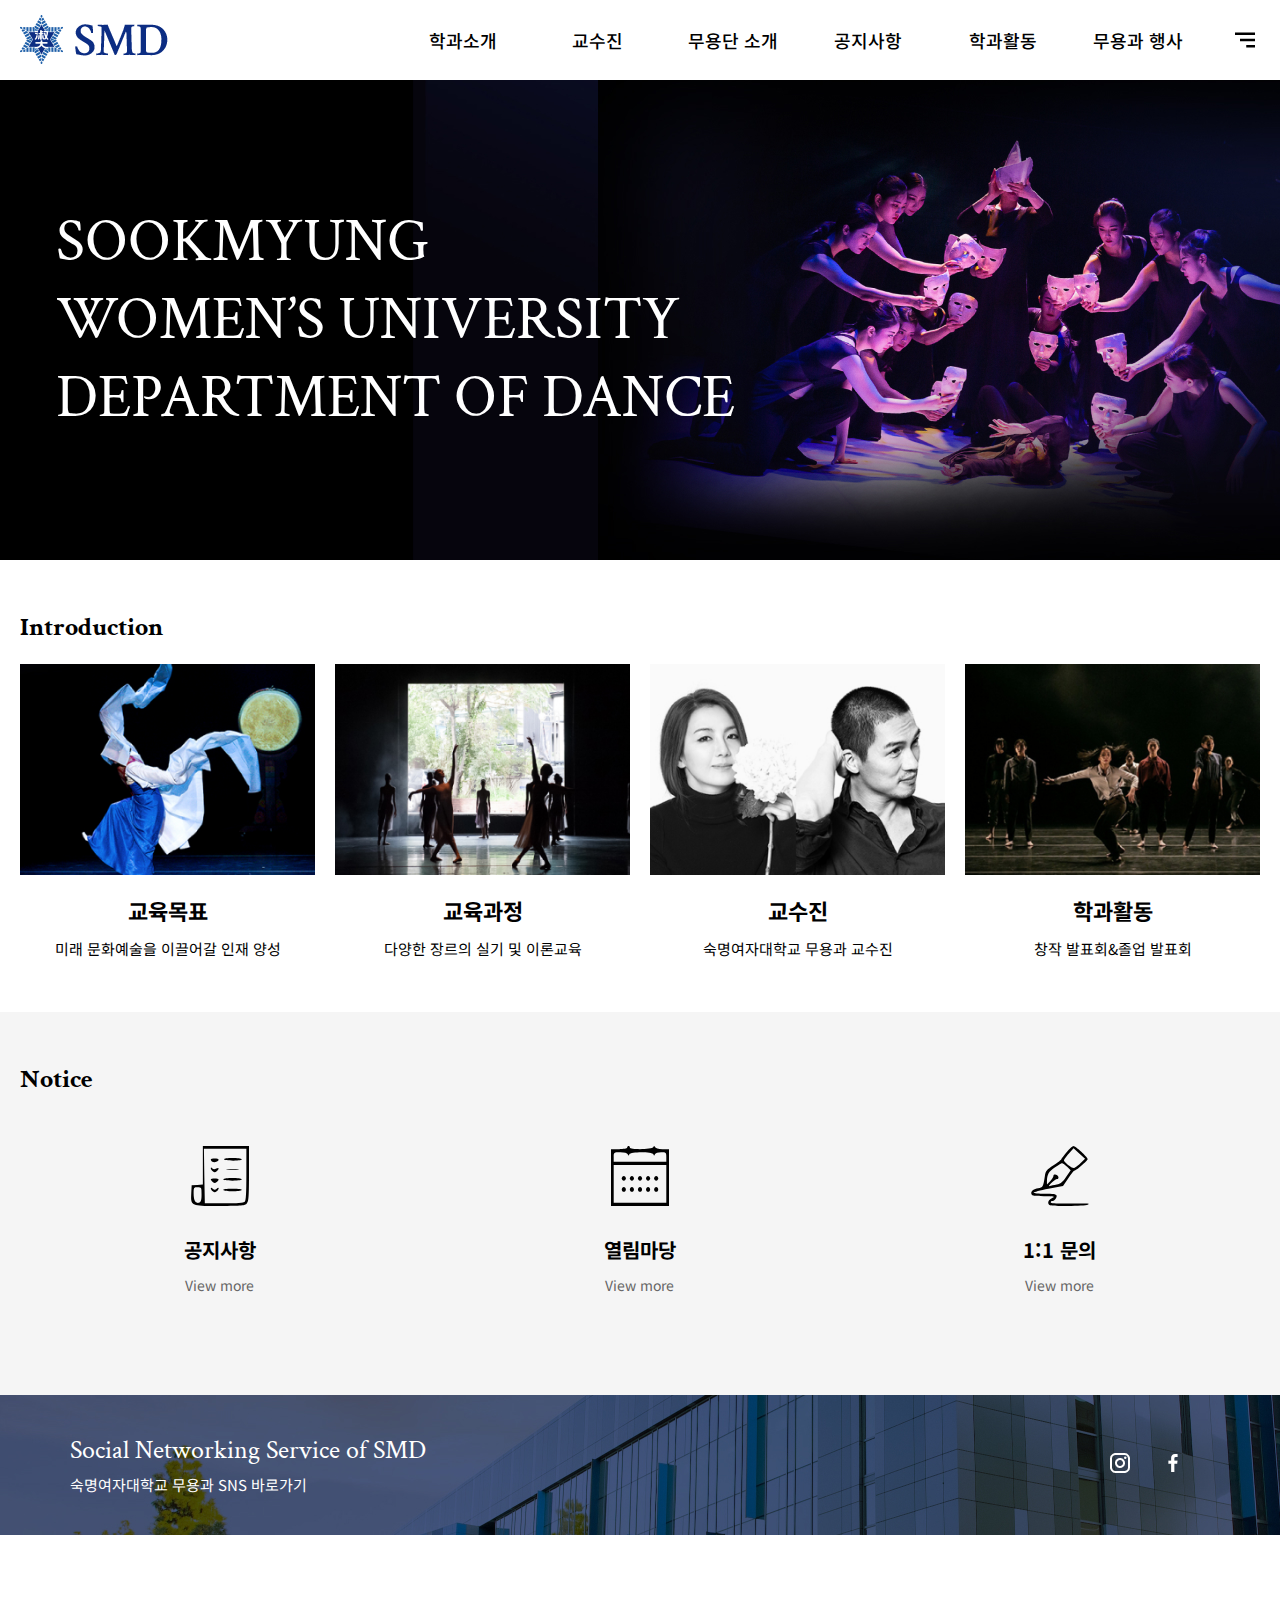
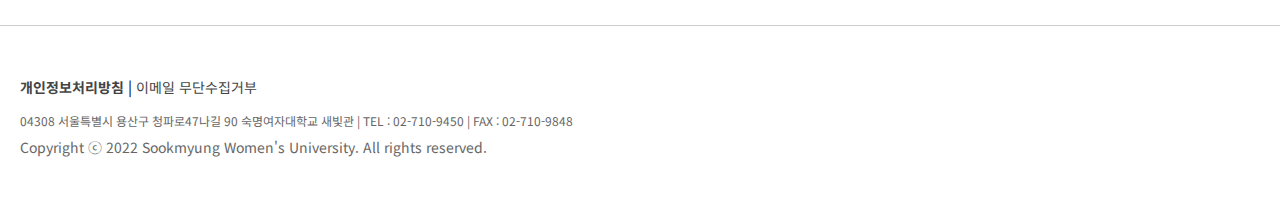
<file: index.html>
<!DOCTYPE html>
<html lang="ko">
  <head>
    <meta charset="UTF-8" />
    <meta http-equiv="X-UA-Compatible" content="IE=edge" />
    <meta name="viewport" content="width=device-width, initial-scale=1.0" />
    <title>숙명여자대학교 무용과</title>

    <!-- CSS -->
    <link rel="stylesheet" href="css/style.css" />

    <!-- 제이쿼리 라이브러리 -->
    <script src="https://ajax.googleapis.com/ajax/libs/jquery/3.6.1/jquery.min.js"></script>

    <!-- 내 자바스크립트 -->
    <script src="./js/main.js"></script>
  </head>
  <body>
    <!-- header -->
    <header id="main-header">
      <div class="container">
        <h1>
          <a href="index.html">
            <img src="img/logo.png" alt="숙명여대무용과" />
          </a>
        </h1>
        <nav id="gnb">
          <ul class="depth1">
            <li>
              <a href="#">학과소개</a>
              <ul class="depth2">
                <li>
                  <a href="pages/about.html"
                    >학과소개</a
                  >
                </li>
                <li><a href="#">교육목표</a></li>
                <li><a href="#">교육과정</a></li>
                <li><a href="#">시설 및 환경</a></li>
                <li><a href="#">오시는 길</a></li>
              </ul>
            </li>
            <li>
              <a href="#">교수진</a>
              <ul class="depth2">
                <li><a href="#">교수진</a></li>
              </ul>
            </li>
            <li>
              <a href="#">무용단 소개</a>
              <ul class="depth2">
                <li><a href="#">한국무용</a></li>
                <li><a href="#">현대무용</a></li>
                <li><a href="#">발레</a></li>
              </ul>
            </li>
            <li>
              <a href="#">공지사항</a>
              <ul class="depth2">
                <li><a href="#">공지사항</a></li>
                <li><a href="#">열림마당</a></li>
                <li><a href="#">Q&A</a></li>
              </ul>
            </li>
            <li>
              <a href="#">학과활동</a>
              <ul class="depth2">
                <li><a href="#">학과활동</a></li>
              </ul>
            </li>
            <li>
              <a href="#">무용과 행사</a>
              <ul class="depth2">
                <li><a href="#">창작발표회</a></li>
                <li><a href="#">졸업발표회</a></li>
                <li><a href="#">공연 및 행사</a></li>
              </ul>
            </li>
          </ul>
        </nav>
        <!-- 토글 버튼 -->
        <a href="#sitemap.menu" id="btn-toggle">
          <img src="img/menu_icon.svg" alt="toggle sitemap" />
        </a>
      </div>
      <!-- container -->
    </header>

    <!-- 팝업 사이트 맵 메뉴 -->
    <div id="site-map-menu">
      <div class="container">
        <div class="logo">
          <a href="#">
            <img src="img/logo.png" alt="숙명여대무용과" />
          </a>
        </div>
        <button id="site-menu-close">
          <img src="img/menu_icon_x.png" alt="닫기" />
        </button>
        <nav class="site-menu">
          <ul class="depth1">
            <li>
              <div class="box">
                <a href="#">학과소개</a>
                <ul class="depth2">
                  <li>
                    <a href="pages/about.html"
                      >학과소개</a
                    >
                  </li>
                  <li><a href="#">교육목표</a></li>
                  <li><a href="#">교육과정</a></li>
                  <li><a href="#">시설 및 환경</a></li>
                  <li><a href="#">오시는 길</a></li>
                </ul>
              </div>
            </li>
            <li>
              <div class="box">
                <a href="#">교수진</a>
                <ul class="depth2">
                  <li><a href="#">교수진</a></li>
                </ul>
              </div>
            </li>
            <li>
              <div class="box">
                <a href="#">무용단 소개</a>
                <ul class="depth2">
                  <li><a href="#">한국무용</a></li>
                  <li><a href="#">현대무용</a></li>
                  <li><a href="#">발레</a></li>
                </ul>
              </div>
            </li>
            <li>
              <div class="box">
                <a href="#">공지사항</a>
                <ul class="depth2">
                  <li><a href="#">공지사항</a></li>
                  <li><a href="#">열림마당</a></li>
                  <li><a href="#">Q&A</a></li>
                </ul>
              </div>
            </li>
            <li>
              <div class="box">
                <a href="#">학과활동</a>
                <ul class="depth2">
                  <li><a href="#">학과활동</a></li>
                </ul>
              </div>
            </li>
            <li>
              <div class="box">
                <a href="#">무용과 행사</a>
                <ul class="depth2">
                  <li><a href="#">창작발표회</a></li>
                  <li><a href="#">졸업발표회</a></li>
                  <li><a href="#">공연 및 행사</a></li>
                </ul>
              </div>
            </li>
          </ul>
        </nav>
      </div>
      <!-- container -->
    </div>

    <!-- 메인 배너 -->
    <section id="main-banner">
      <div class="container">
        <h1>
          SOOKMYUNG<br />
          WOMEN’S UNIVERSITY<br />
          DEPARTMENT OF DANCE
        </h1>
      </div>
    </section>

    <!-- Introduction -->
    <section id="intro">
      <div class="container">
        <h1>Introduction</h1>
        <ul class="intro-list">
          <li>
            <a href="#">
              <img src="img/main_sec_1.jpg" alt="교육목표" />
              <h2>교육목표</h2>
            </a>
            <p>미래 문화예술을 이끌어갈 인재 양성</p>
          </li>
          <li>
            <a href="#">
              <img src="img/main_sec_2.jpg" alt="교육과정" />
              <h2>교육과정</h2>
            </a>
            <p>다양한 장르의 실기 및 이론교육</p>
          </li>
          <li>
            <a href="#">
              <img src="img/main_sec_3.jpg" alt="교수진" />
              <h2>교수진</h2>
            </a>
            <p>숙명여자대학교 무용과 교수진</p>
          </li>
          <li>
            <a href="#">
              <img src="img/main_sec_4.jpg" alt="학과활동" />
              <h2>학과활동</h2>
            </a>
            <p>창작 발표회&졸업 발표회</p>
          </li>
        </ul>
      </div>
      <!-- container -->
    </section>

    <!-- Notice -->
    <section id="notice">
      <div class="container">
        <h1>Notice</h1>
        <ul class="icons-list">
          <li>
            <div class="icon-group">
              <img src="img/icon_1.svg" alt="공지사항" />
              <h3>공지사항</h3>
              <a href="#" class="btn-more">View more</a>
            </div>
          </li>
          <li>
            <div class="icon-group">
              <img src="img/icon_2.svg" alt="열림마당" />
              <h3>열림마당</h3>
              <a href="#" class="btn-more">View more</a>
            </div>
          </li>
          <li>
            <div class="icon-group">
              <img src="img/icon_3.svg" alt="1:1 문의" />
              <h3>1:1 문의</h3>
              <a href="#" class="btn-more">View more</a>
            </div>
          </li>
        </ul>
      </div>
    </section>

    <!-- SNS banner -->
    <section id="sns-banner">
      <div class="container">
        <div class="banner-title">
          <h1>Social Networking Service of SMD</h1>
          <p>숙명여자대학교 무용과 SNS 바로가기</p>
        </div>
        <div class="sns-icon-group">
          <a href="#">
            <img src="img/sns_icon_1.png" alt="인스타그램" />
          </a>
          <a href="#">
            <img src="img/sns_icon_2.png" alt="페이스북" />
          </a>
        </div>
      </div>
    </section>

    <footer id="main-footer">
      <div class="container">
        <div class="footer-group">
          <div class="footer-menu">
            <a href="#">
              <strong>개인정보처리방침</strong>
            </a>
            <span>|</span>
            <a href="#">이메일 무단수집거부</a>
          </div>
          <!-- footer-menu -->
          <address>
            04308 서울특별시 용산구 청파로47나길 90 숙명여자대학교 새빛관 | TEL
            : 02-710-9450 | FAX : 02-710-9848
          </address>
          <p class="copy">
            Copyright ⓒ 2022 Sookmyung Women's University. All rights reserved.
          </p>
        </div>
        <!-- footer-group -->
      </div>
      <!-- container -->
    </footer>
  </body>
</html>
</file>
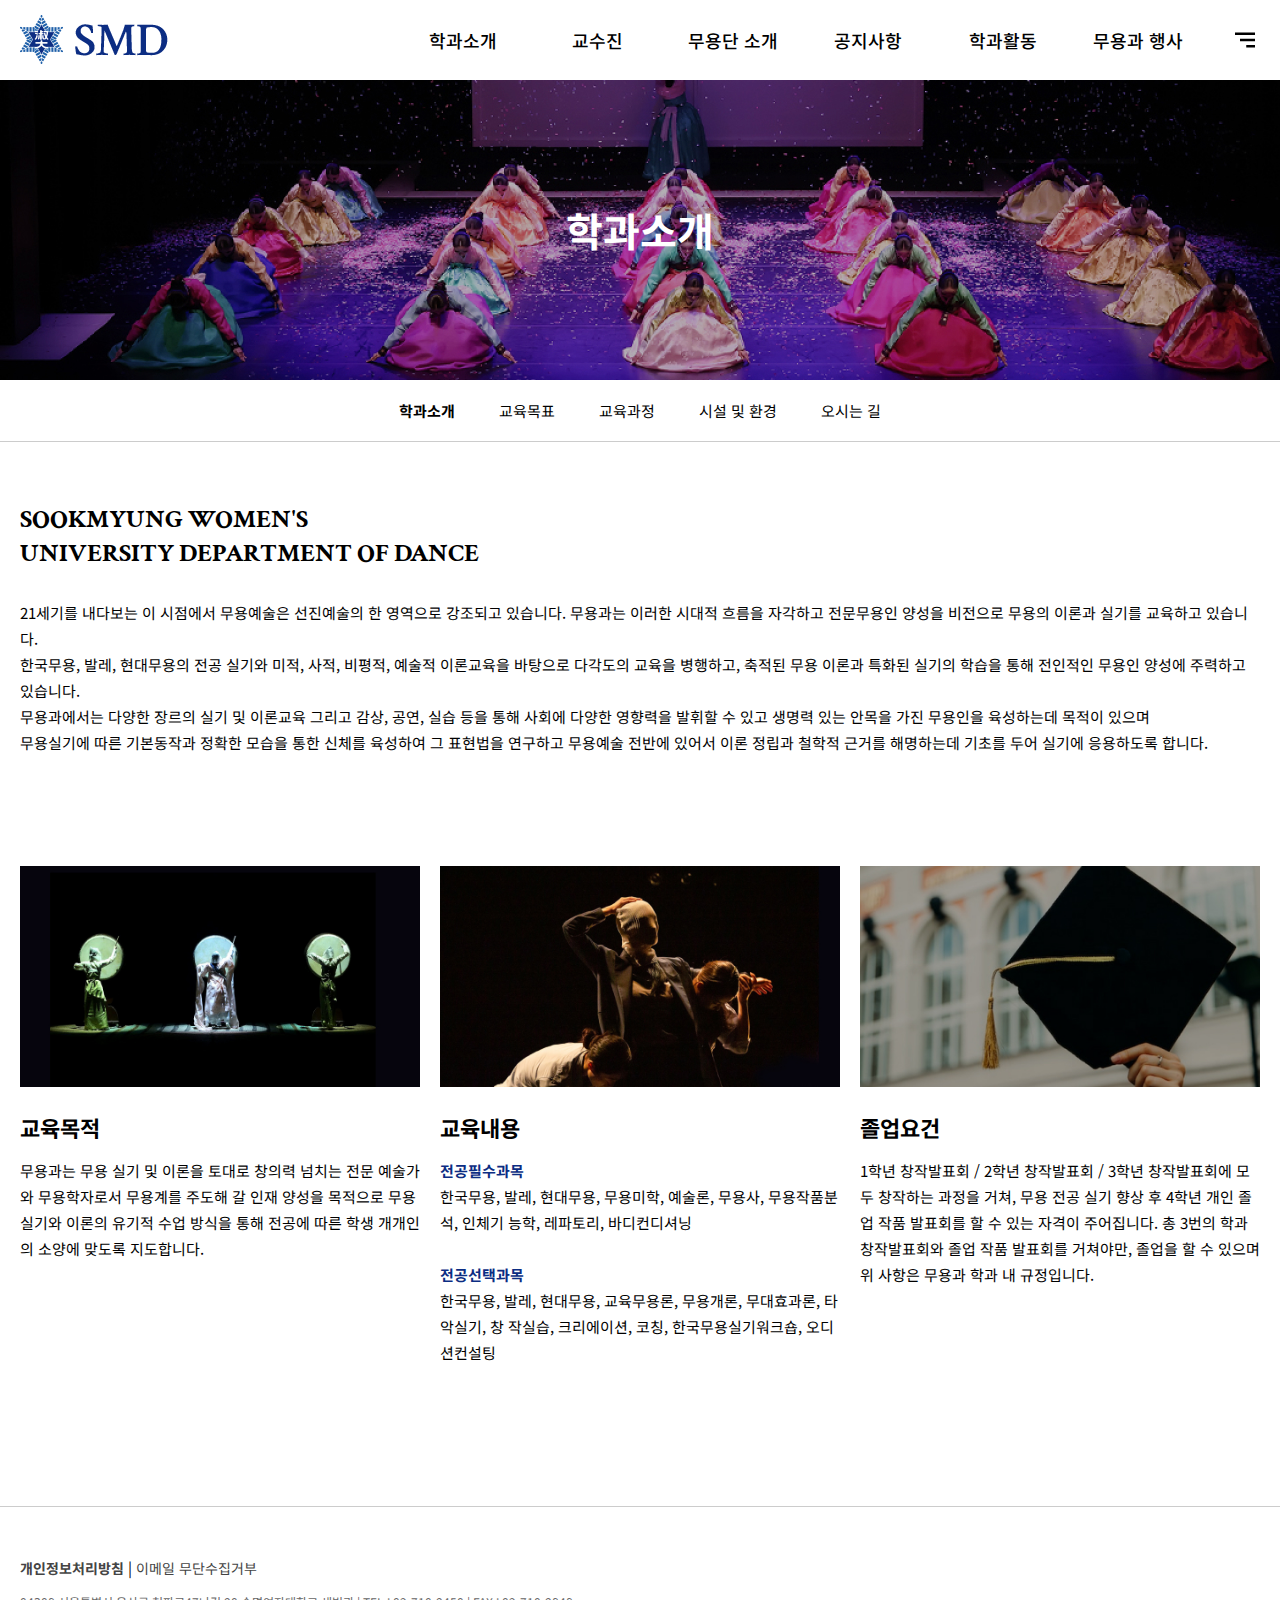
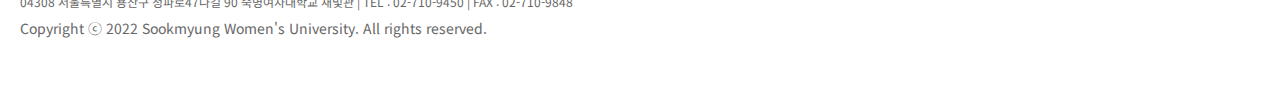
<file: pages/about.html>
<!DOCTYPE html>
<html lang="ko">
  <head>
    <meta charset="UTF-8" />
    <meta http-equiv="X-UA-Compatible" content="IE=edge" />
    <meta name="viewport" content="width=device-width, initial-scale=1.0" />
    <title>학과소개 | 숙명여자대학교 무용과</title>

    <link
      rel="stylesheet"
      href="../css/style.css"
    />

    <link
      rel="stylesheet"
      href="../css/sub.css"
    />

    <!-- 제이쿼리 라이브러리 -->
    <script src="https://ajax.googleapis.com/ajax/libs/jquery/3.6.1/jquery.min.js"></script>

    <!-- 내 자바스크립트 -->
    <script src="../js/main.js"></script>
  </head>
  <body id="about">
    <!-- header -->
    <header id="main-header">
      <div class="container">
        <h1>
          <a href="../index.html">
            <img
              src="../img/logo.png"
              alt="숙명여대무용과"
            />
          </a>
        </h1>
        <nav id="gnb">
          <ul class="depth1">
            <li>
              <a href="./about.html">학과소개</a>
              <ul class="depth2">
                <li><a href="./about.html">학과소개</a></li>
                <li><a href="#">교육목표</a></li>
                <li><a href="#">교육과정</a></li>
                <li><a href="#">시설 및 환경</a></li>
                <li><a href="location.html">오시는 길</a></li>
              </ul>
            </li>
            <li>
              <a href="#">교수진</a>
              <ul class="depth2">
                <li><a href="#">교수진</a></li>
              </ul>
            </li>
            <li>
              <a href="./k-dance.html">무용단 소개</a>
              <ul class="depth2">
                <li><a href="./k-dance.html">한국무용</a></li>
                <li><a href="#">현대무용</a></li>
                <li><a href="#">발레</a></li>
              </ul>
            </li>
            <li>
              <a href="#">공지사항</a>
              <ul class="depth2">
                <li><a href="#">공지사항</a></li>
                <li><a href="#">열림마당</a></li>
                <li><a href="#">Q&A</a></li>
              </ul>
            </li>
            <li>
              <a href="#">학과활동</a>
              <ul class="depth2">
                <li><a href="#">학과활동</a></li>
              </ul>
            </li>
            <li>
              <a href="#">무용과 행사</a>
              <ul class="depth2">
                <li><a href="#">창작발표회</a></li>
                <li><a href="#">졸업발표회</a></li>
                <li><a href="#">공연 및 행사</a></li>
              </ul>
            </li>
          </ul>
        </nav>
        <!-- 토글 버튼 -->
        <a href="#sitemap.menu" id="btn-toggle">
          <img
            src="../img/menu_icon.svg"
            alt="toggle sitemap"
          />
        </a>
      </div>
      <!-- container -->
    </header>

    <!-- 서브페이지 타이틀 -->
    <section id="sub-title">
      <div class="container">
        <h1>학과소개</h1>
      </div>
      <!-- container -->
    </section>

    <!-- 서브메뉴(Local Navigation) -->
    <nav id="lnb">
      <div class="container">
        <ul>
          <li class="active"><a href="#">학과소개</a></li>
          <li><a href="#">교육목표</a></li>
          <li><a href="#">교육과정</a></li>
          <li><a href="#">시설 및 환경</a></li>
          <li><a href="./location.html">오시는 길</a></li>
        </ul>
      </div>
    </nav>

    <!-- 사이트 맵 -->
    <div id="site-map-menu">
      <div class="container">
        <div class="logo">
          <a href="./"
            ><img
              src="../img/logo.png"
              alt="숙명여대무용과"
          /></a>
        </div>
        <button id="site-menu-close">
          <img
            src="../img/menu_icon_x.svg"
            alt="닫기"
          />
        </button>
        <nav class="site-menu">
          <ul class="depth1">
            <li>
              <div class="box">
                <a href="../index.html">학과소개</a>
                <ul class="depth2">
                  <li><a href="../index.html">학과소개</a></li>
                  <li><a href="#">교육목표</a></li>
                  <li><a href="#">교육과정</a></li>
                  <li><a href="#">시설 및 환경</a></li>
                  <li><a href="location.html">오시는 길</a></li>
                </ul>
              </div>
            </li>
            <li>
              <div class="box">
                <a href="#">교수진</a>
                <ul class="depth2">
                  <li><a href="#">교수진</a></li>
                </ul>
              </div>
            </li>
            <li>
              <div class="box">
                <a href="./k-dance.html">무용단 소개</a>
                <ul class="depth2">
                  <li><a href="./k-dance.html">한국무용</a></li>
                  <li><a href="#">현대무용</a></li>
                  <li><a href="#">발래</a></li>
                </ul>
              </div>
            </li>
            <li>
              <div class="box">
                <a href="#">공지사항</a>
                <ul class="depth2">
                  <li><a href="#">공지사항</a></li>
                  <li><a href="#">열림마당</a></li>
                  <li><a href="#">Q&A</a></li>
                </ul>
              </div>
            </li>
            <li>
              <div class="box">
                <a href="#">학과활동</a>
                <ul class="depth2">
                  <li><a href="#">학과활동</a></li>
                </ul>
              </div>
            </li>
            <li>
              <div class="box">
                <a href="#">무용과 행사</a>
                <ul class="depth2">
                  <li><a href="#">창작발표회</a></li>
                  <li><a href="#">졸업발표회</a></li>
                  <li><a href="#">공연 및 행사</a></li>
                </ul>
              </div>
            </li>
          </ul>
        </nav>
      </div>
      <!-- container -->
    </div>

    <!-- 메인콘텐츠 -->
    <section id="section1">
      <div class="container">
        <h1>
          SOOKMYUNG WOMEN'S<br />
          UNIVERSITY DEPARTMENT OF DANCE
        </h1>
        <p>
          21세기를 내다보는 이 시점에서 무용예술은 선진예술의 한 영역으로
          강조되고 있습니다. 무용과는 이러한 시대적 흐름을 자각하고 전문무용인
          양성을 비전으로 무용의 이론과 실기를 교육하고 있습니다.<br />
          한국무용, 발레, 현대무용의 전공 실기와 미적, 사적, 비평적, 예술적
          이론교육을 바탕으로 다각도의 교육을 병행하고, 축적된 무용 이론과
          특화된 실기의 학습을 통해 전인적인 무용인 양성에 주력하고 있습니다.<br />
          무용과에서는 다양한 장르의 실기 및 이론교육 그리고 감상, 공연, 실습
          등을 통해 사회에 다양한 영향력을 발휘할 수 있고 생명력 있는 안목을
          가진 무용인을 육성하는데 목적이 있으며<br />
          무용실기에 따른 기본동작과 정확한 모습을 통한 신체를 육성하여 그
          표현법을 연구하고 무용예술 전반에 있어서 이론 정립과 철학적 근거를
          해명하는데 기초를 두어 실기에 응용하도록 합니다.
        </p>
      </div>
    </section>

    <section id="section2">
      <div class="container">
        <div class="item">
          <img
            src="../img/sub_main_1.jpg"
            alt="교육목적"
          />
          <h2>교육목적</h2>
          <p>
            무용과는 무용 실기 및 이론을 토대로 창의력 넘치는 전문 예술가와
            무용학자로서 무용계를 주도해 갈 인재 양성을 목적으로 무용 실기와
            이론의 유기적 수업 방식을 통해 전공에 따른 학생 개개인의 소양에
            맞도록 지도합니다.
          </p>
        </div>
        <!-- item -->

        <div class="item">
          <img
            src="../img/sub_main_2.jpg"
            alt="교육내용"
          />
          <h2>교육내용</h2>
          <p>
            <span>전공필수과목</span><br />
            한국무용, 발레, 현대무용, 무용미학, 예술론, 무용사, 무용작품분석,
            인체기 능학, 레파토리, 바디컨디셔닝
            <br />
            <br />
            <span>전공선택과목</span><br />
            한국무용, 발레, 현대무용, 교육무용론, 무용개론, 무대효과론,
            타악실기, 창 작실습, 크리에이션, 코칭, 한국무용실기워크숍,
            오디션컨설팅
          </p>
        </div>
        <!-- item -->

        <div class="item">
          <img
            src="../img/sub_main_3.jpg"
            alt="졸업요건"
          />
          <h2>졸업요건</h2>
          <p>
            1학년 창작발표회 / 2학년 창작발표회 / 3학년 창작발표회에 모두
            창작하는 과정을 거쳐, 무용 전공 실기 향상 후 4학년 개인 졸업 작품
            발표회를 할 수 있는 자격이 주어집니다. 총 3번의 학과 창작발표회와
            졸업 작품 발표회를 거쳐야만, 졸업을 할 수 있으며 위 사항은 무용과
            학과 내 규정입니다.
          </p>
        </div>
        <!-- item -->
      </div>
      <!-- container -->
    </section>

    <!-- footer -->
    <footer id="main-footer">
      <div class="container">
        <div class="footer-group">
          <div class="footer-menu">
            <a href="#"><strong>개인정보처리방침</strong></a>
            <span>|</span>
            <a href="#">이메일 무단수집거부</a>
          </div>
          <address>
            04308 서울특별시 용산구 청파로47나길 90 숙명여자대학교 새빛관 | TEL
            : 02-710-9450 | FAX : 02-710-9848
          </address>
          <p class="copy">
            Copyright ⓒ 2022 Sookmyung Women's University. All rights reserved.
          </p>
        </div>
        <!-- footer-group -->
      </div>
      <!-- container -->
    </footer>
  </body>
</html>
</file>
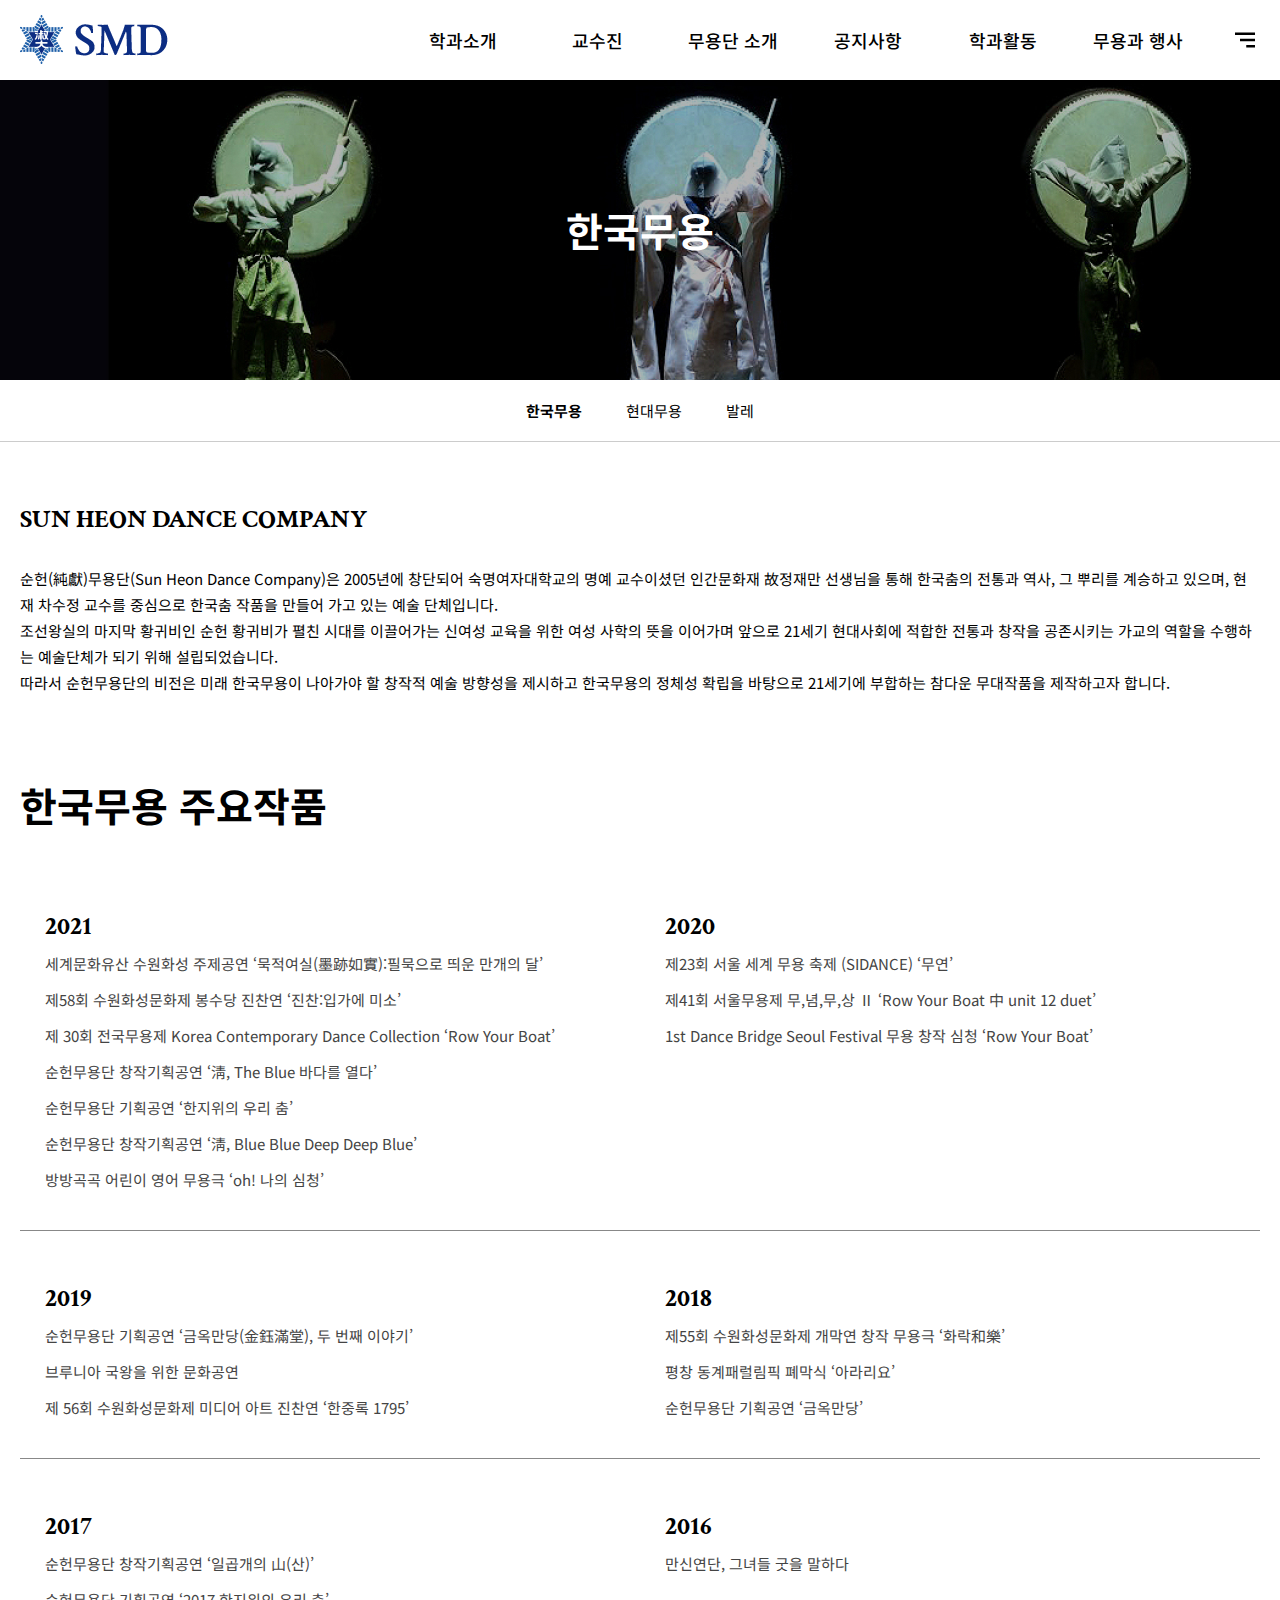
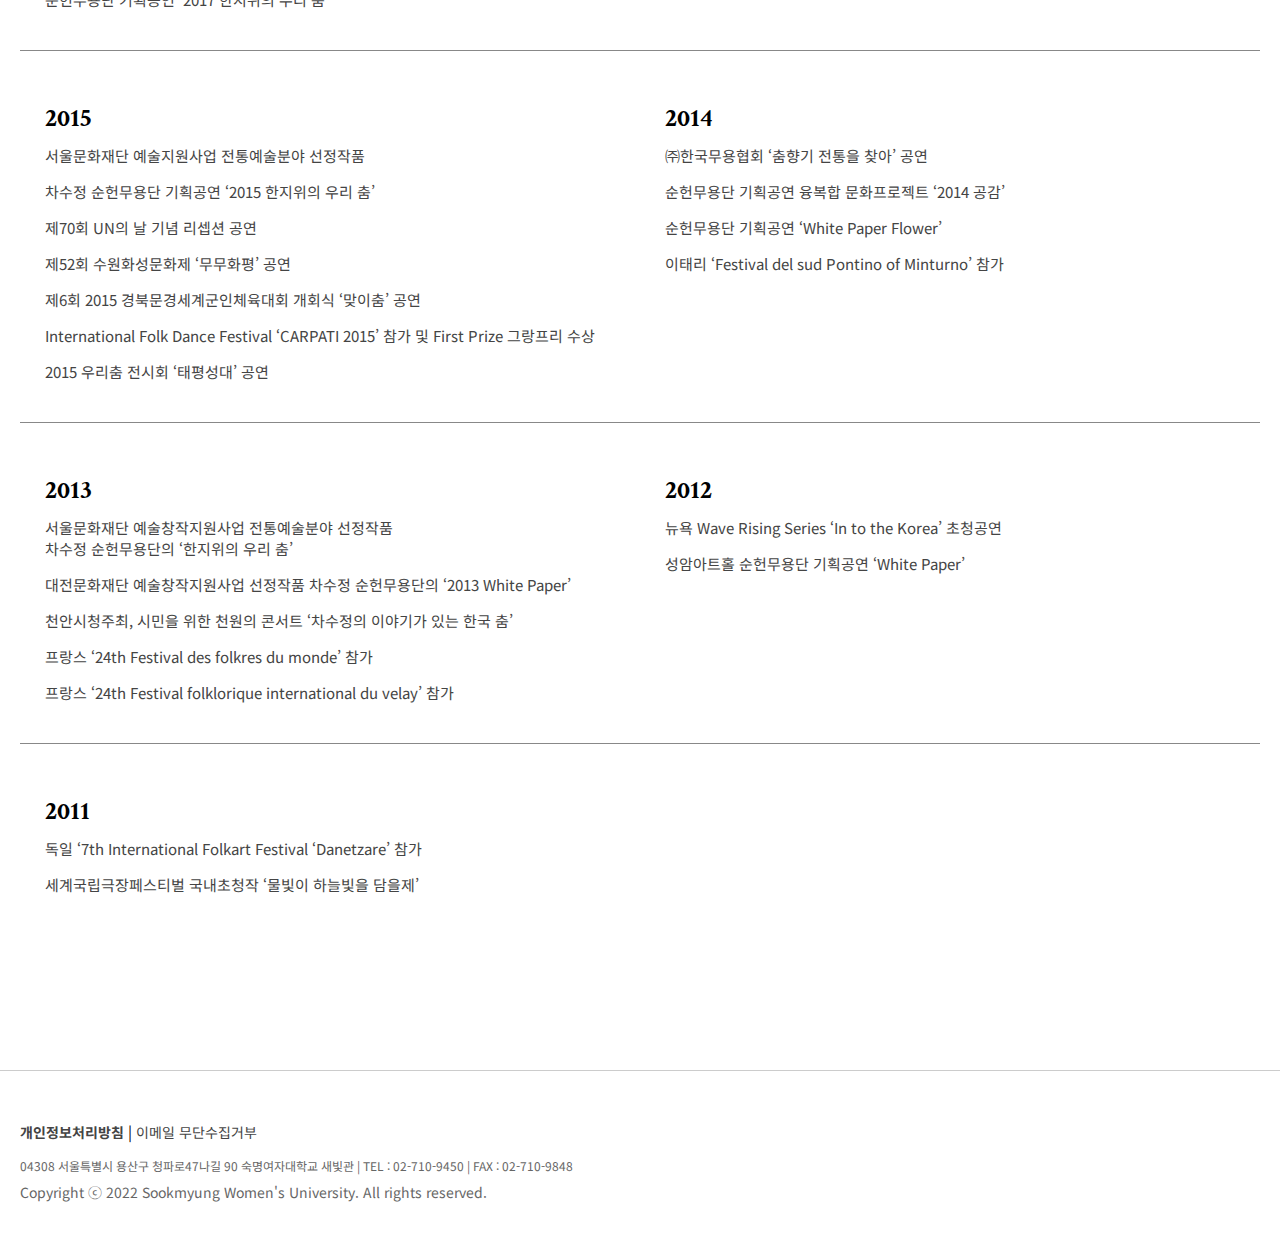
<file: pages/k-dance.html>
<!DOCTYPE html>
<html lang="ko">
  <head>
    <meta charset="UTF-8" />
    <meta http-equiv="X-UA-Compatible" content="IE=edge" />
    <meta name="viewport" content="width=device-width, initial-scale=1.0" />
    <title>무용단 소개 | 한국무용</title>

    <!-- CSS -->
    <link rel="stylesheet" href="../css/style.css" />

    <link rel="stylesheet" href="../css/sub.css" />

    <!-- 제이쿼리 라이브러리 -->
    <script src="https://ajax.googleapis.com/ajax/libs/jquery/3.6.1/jquery.min.js"></script>

    <!-- 내 자바스크립트 -->
    <script src="../js/main.js"></script>
  </head>
  <body id="k-dance">
    <!-- header -->
    <header id="main-header">
      <div class="container">
        <h1>
          <a href="../index.html">
            <img src="../img/logo.png" alt="숙명여대무용과" />
          </a>
        </h1>
        <nav id="gnb">
          <ul class="depth1">
            <li>
              <a href="./about.html">학과소개</a>
              <ul class="depth2">
                <li>
                  <a href="./about.html">학과소개</a>
                </li>
                <li><a href="#">교육목표</a></li>
                <li><a href="#">교육과정</a></li>
                <li><a href="#">시설 및 환경</a></li>
                <li><a href="location.html">오시는 길</a></li>
              </ul>
            </li>
            <li>
              <a href="#">교수진</a>
              <ul class="depth2">
                <li><a href="#">교수진</a></li>
              </ul>
            </li>
            <li>
              <a href="k-dance.html">무용단 소개</a>
              <ul class="depth2">
                <li><a href="k-dance.html">한국무용</a></li>
                <li><a href="#">현대무용</a></li>
                <li><a href="#">발레</a></li>
              </ul>
            </li>
            <li>
              <a href="#">공지사항</a>
              <ul class="depth2">
                <li><a href="#">공지사항</a></li>
                <li><a href="#">열림마당</a></li>
                <li><a href="#">Q&A</a></li>
              </ul>
            </li>
            <li>
              <a href="#">학과활동</a>
              <ul class="depth2">
                <li><a href="#">학과활동</a></li>
              </ul>
            </li>
            <li>
              <a href="#">무용과 행사</a>
              <ul class="depth2">
                <li><a href="#">창작발표회</a></li>
                <li><a href="#">졸업발표회</a></li>
                <li><a href="#">공연 및 행사</a></li>
              </ul>
            </li>
          </ul>
        </nav>
        <!-- 토글 버튼 -->
        <a href="#sitemap.menu" id="btn-toggle">
          <img src="../img/menu_icon.svg" alt="toggle sitemap" />
        </a>
      </div>
      <!-- container -->
    </header>

    <!-- 팝업 사이트 맵 메뉴 -->
    <div id="site-map-menu">
      <div class="container">
        <div class="logo">
          <a href="../index.html">
            <img src="../img/logo.png" alt="숙명여대무용과" />
          </a>
        </div>
        <button id="site-menu-close">
          <img src="../img/menu_icon_x.png" alt="닫기" />
        </button>
        <nav class="site-menu">
          <ul class="depth1">
            <li>
              <div class="box">
                <a href="./about.html">학과소개</a>
                <ul class="depth2">
                  <li>
                    <a href="./about.html">학과소개</a>
                  </li>
                  <li><a href="#">교육목표</a></li>
                  <li><a href="#">교육과정</a></li>
                  <li><a href="#">시설 및 환경</a></li>
                  <li><a href="./location.html">오시는 길</a></li>
                </ul>
              </div>
            </li>
            <li>
              <div class="box">
                <a href="#">교수진</a>
                <ul class="depth2">
                  <li><a href="#">교수진</a></li>
                </ul>
              </div>
            </li>
            <li>
              <div class="box">
                <a href="k-dance.html">무용단 소개</a>
                <ul class="depth2">
                  <li><a href="k-dance.html">한국무용</a></li>
                  <li><a href="#">현대무용</a></li>
                  <li><a href="#">발레</a></li>
                </ul>
              </div>
            </li>
            <li>
              <div class="box">
                <a href="#">공지사항</a>
                <ul class="depth2">
                  <li><a href="#">공지사항</a></li>
                  <li><a href="#">열림마당</a></li>
                  <li><a href="#">Q&A</a></li>
                </ul>
              </div>
            </li>
            <li>
              <div class="box">
                <a href="#">학과활동</a>
                <ul class="depth2">
                  <li><a href="#">학과활동</a></li>
                </ul>
              </div>
            </li>
            <li>
              <div class="box">
                <a href="#">무용과 행사</a>
                <ul class="depth2">
                  <li><a href="#">창작발표회</a></li>
                  <li><a href="#">졸업발표회</a></li>
                  <li><a href="#">공연 및 행사</a></li>
                </ul>
              </div>
            </li>
          </ul>
        </nav>
      </div>
      <!-- container -->
    </div>

    <!-- 서브페이지 타이틀 -->
    <section id="sub-title">
      <div class="container">
        <h1>한국무용</h1>
      </div>
      <!-- container -->
    </section>

    <!-- 서브메뉴(Local Navigation) -->
    <nav id="lnb">
      <div class="container">
        <ul>
          <li><a href="k-dance.html">한국무용</a></li>
          <li><a href="#">현대무용</a></li>
          <li><a href="#">발레</a></li>
        </ul>
      </div>
    </nav>

    <!-- 소개글 -->
    <section id="section1">
      <div class="container">
        <h1>SUN HEON DANCE COMPANY</h1>
        <p>
          순헌(純獻)무용단(Sun Heon Dance Company)은 2005년에 창단되어
          숙명여자대학교의 명예 교수이셨던 인간문화재 故정재만 선생님을 통해
          한국춤의 전통과 역사, 그 뿌리를 계승하고 있으며, 현재 차수정 교수를
          중심으로 한국춤 작품을 만들어 가고 있는 예술 단체입니다.<br />
          조선왕실의 마지막 황귀비인 순헌 황귀비가 펼친 시대를 이끌어가는 신여성
          교육을 위한 여성 사학의 뜻을 이어가며 앞으로 21세기 현대사회에 적합한
          전통과 창작을 공존시키는 가교의 역할을 수행하는 예술단체가 되기 위해
          설립되었습니다.<br />
          따라서 순헌무용단의 비전은 미래 한국무용이 나아가야 할 창작적 예술
          방향성을 제시하고 한국무용의 정체성 확립을 바탕으로 21세기에 부합하는
          참다운 무대작품을 제작하고자 합니다.
        </p>
      </div>
    </section>

    <!-- 연혁 -->
    <section id="history">
      <div class="container">
        <h1>한국무용 주요작품</h1>
        <div class="annual">
          <div class="box2">
            <h1>2021</h1>
            <ul>
              <li>
                세계문화유산 수원화성 주제공연 ‘묵적여실(墨跡如實):필묵으로 띄운
                만개의 달’
              </li>
              <li>제58회 수원화성문화제 봉수당 진찬연 ‘진찬:입가에 미소’</li>
              <li>
                제 30회 전국무용제 Korea Contemporary Dance Collection ‘Row Your
                Boat’
              </li>
              <li>순헌무용단 창작기획공연 ‘淸, The Blue 바다를 열다’</li>
              <li>순헌무용단 기획공연 ‘한지위의 우리 춤’</li>
              <li>순헌무용단 창작기획공연 ‘淸, Blue Blue Deep Deep Blue’</li>
              <li>방방곡곡 어린이 영어 무용극 ‘oh! 나의 심청’</li>
            </ul>
          </div>

          <div class="box2">
            <h1>2020</h1>
            <ul>
              <li>제23회 서울 세계 무용 축제 (SIDANCE) ‘무연’</li>
              <li>
                제41회 서울무용제 무,념,무,상 Ⅱ ‘Row Your Boat 中 unit 12 duet’
              </li>
              <li>
                1st Dance Bridge Seoul Festival 무용 창작 심청 ‘Row Your Boat’
              </li>
            </ul>
          </div>

          <div class="box2">
            <h1>2019</h1>
            <ul>
              <li>순헌무용단 기획공연 ‘금옥만당(金鈺滿堂), 두 번째 이야기’</li>
              <li>브루니아 국왕을 위한 문화공연</li>
              <li>제 56회 수원화성문화제 미디어 아트 진찬연 ‘한중록 1795’</li>
            </ul>
          </div>

          <div class="box2">
            <h1>2018</h1>
            <ul>
              <li>제55회 수원화성문화제 개막연 창작 무용극 ‘화락和樂’</li>
              <li>평창 동계패럴림픽 폐막식 ‘아라리요’</li>
              <li>순헌무용단 기획공연 ‘금옥만당’</li>
            </ul>
          </div>

          <div class="box2">
            <h1>2017</h1>
            <ul>
              <li>순헌무용단 창작기획공연 ‘일곱개의 山(산)’</li>
              <li>순헌무용단 기획공연 ‘2017 한지위의 우리 춤’ </li>
            </ul>
          </div>

          <div class="box2">
            <h1>2016</h1>
            <ul>
              <li>만신연단, 그녀들 굿을 말하다</li>
            </ul>
          </div>

          <div class="box2">
            <h1>2015</h1>
            <ul>
              <li>서울문화재단 예술지원사업 전통예술분야 선정작품</li>
              <li>차수정 순헌무용단 기획공연 ‘2015 한지위의 우리 춤’</li>
              <li>제70회 UN의 날 기념 리셉션 공연</li>
              <li>제52회 수원화성문화제 ‘무무화평’ 공연</li>
              <li>제6회 2015 경북문경세계군인체육대회 개회식 ‘맞이춤’ 공연</li>
              <li>International Folk Dance Festival ‘CARPATI 2015’ 참가 및 First Prize 그랑프리 수상</li>
              <li>2015 우리춤 전시회 ‘태평성대’ 공연</li>
            </ul>
          </div>

          <div class="box2">
            <h1>2014</h1>
            <ul>
              <li>㈜한국무용협회 ‘춤향기 전통을 찾아’ 공연</li>
              <li>순헌무용단 기획공연 융복합 문화프로젝트 ‘2014 공감’</li>
              <li>순헌무용단 기획공연 ‘White Paper Flower’</li>
              <li>이태리 ‘Festival del sud Pontino of Minturno’ 참가</li>
            </ul>
          </div>

          <div class="box2">
            <h1>2013</h1>
            <ul>
              <li>서울문화재단 예술창작지원사업 전통예술분야 선정작품<br>
              차수정 순헌무용단의 ‘한지위의 우리 춤’
              </li>
              <li>대전문화재단 예술창작지원사업 선정작품 차수정 순헌무용단의 ‘2013 White Paper’</li>
              <li>천안시청주최, 시민을 위한 천원의 콘서트 ‘차수정의 이야기가 있는 한국 춤’</li>
              <li>프랑스 ‘24th Festival des folkres du monde’ 참가</li>
              <li>프랑스 ‘24th Festival folklorique international du velay’ 참가 </li>
            </ul>
          </div>

          <div class="box2">
            <h1>2012</h1>
            <ul>
              <li>뉴욕 Wave Rising Series ‘In to the Korea’ 초청공연
              </li>
              <li>성암아트홀 순헌무용단 기획공연 ‘White Paper’</li>
            </ul>
          </div>

          <div class="box2">
            <h1>2011</h1>
            <ul>
              <li>독일 ‘7th International Folkart Festival ‘Danetzare’ 참가 
              </li>
              <li>세계국립극장페스티벌 국내초청작 ‘물빛이 하늘빛을 담을제’</li>
            </ul>
          </div>
        </div>
      </div>
    </section>

    <!-- footer -->
    <footer id="main-footer">
      <div class="container">
        <div class="footer-group">
          <div class="footer-menu">
            <a href="#">
              <strong>개인정보처리방침</strong>
            </a>
            <span>|</span>
            <a href="#">이메일 무단수집거부</a>
          </div>
          <!-- footer-menu -->
          <address>
            04308 서울특별시 용산구 청파로47나길 90 숙명여자대학교 새빛관 | TEL
            : 02-710-9450 | FAX : 02-710-9848
          </address>
          <p class="copy">
            Copyright ⓒ 2022 Sookmyung Women's University. All rights reserved.
          </p>
        </div>
        <!-- footer-group -->
      </div>
      <!-- container -->
    </footer>
  </body>
</html>
</file>
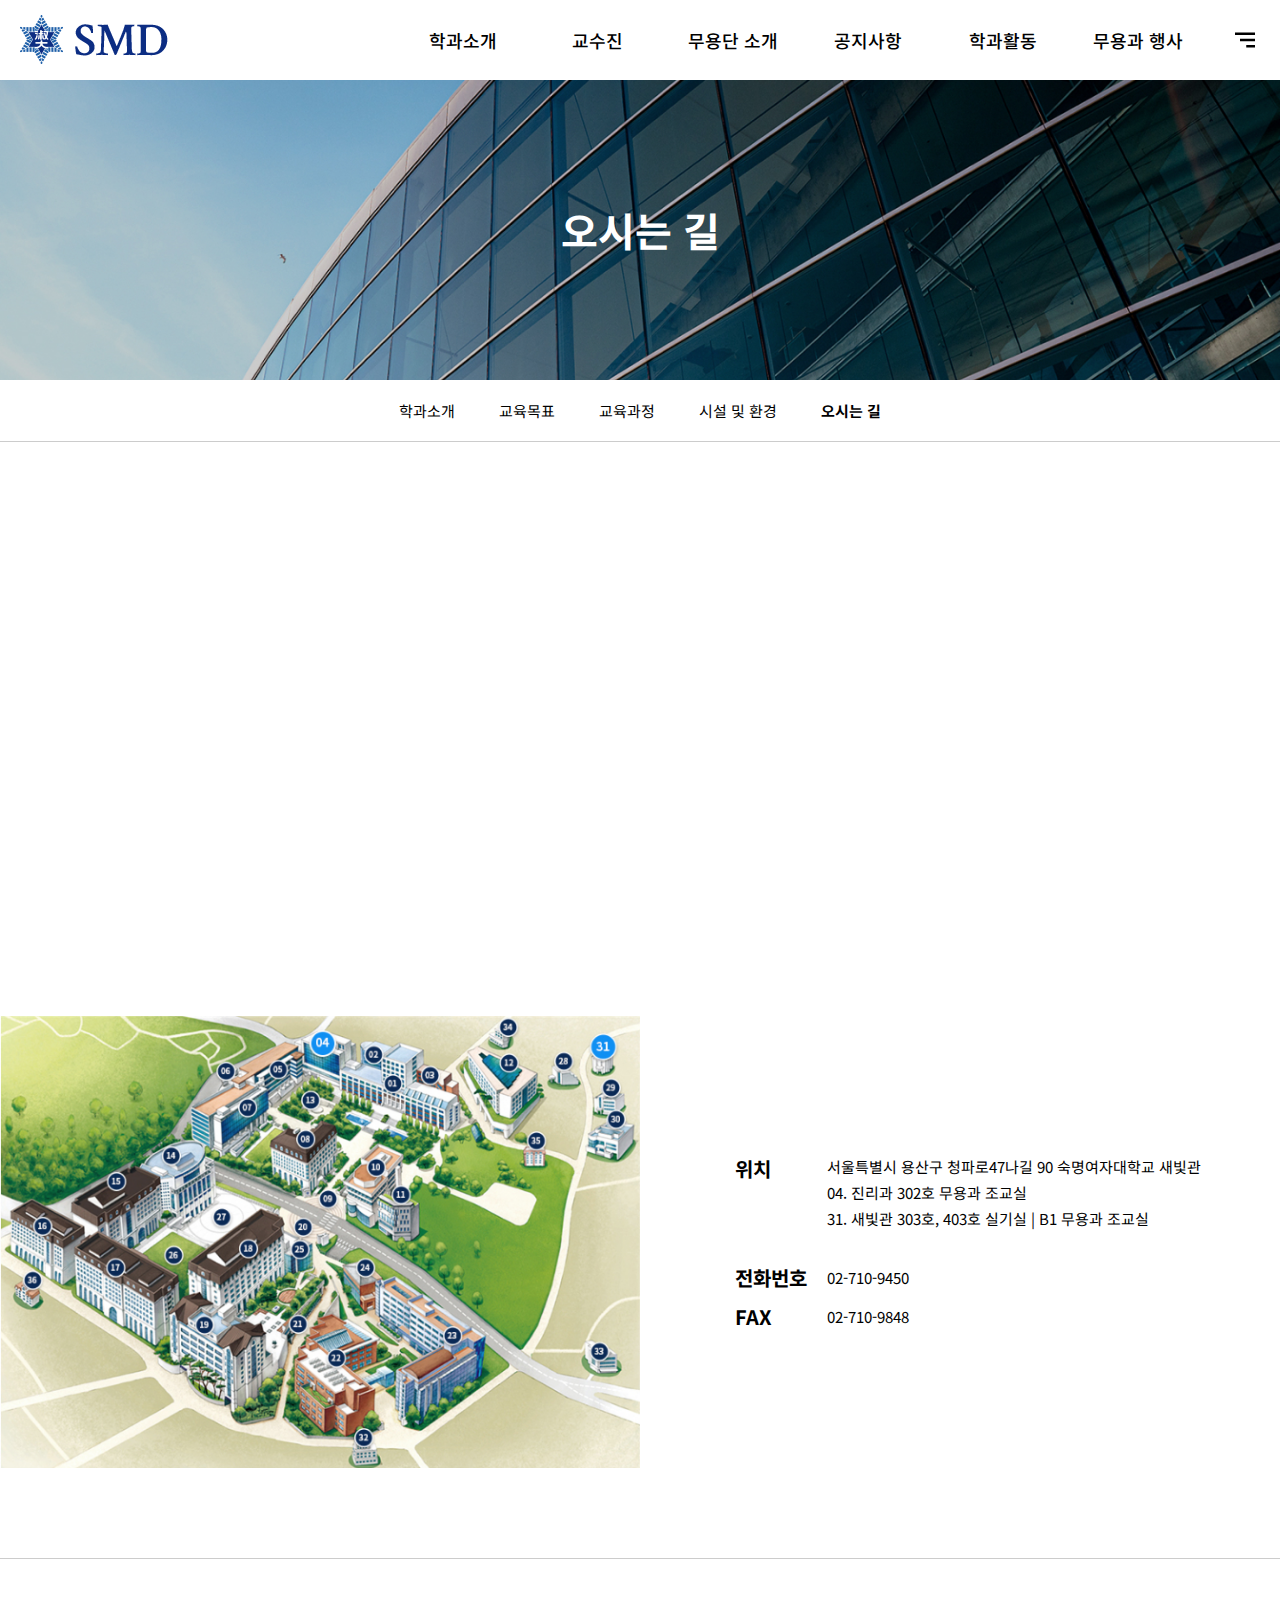
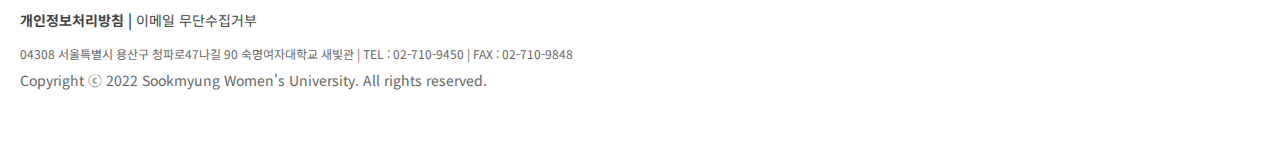
<file: pages/location.html>
<!DOCTYPE html>
<html lang="ko">
  <head>
    <meta charset="UTF-8" />
    <meta http-equiv="X-UA-Compatible" content="IE=edge" />
    <meta name="viewport" content="width=device-width, initial-scale=1.0" />
    <title>학과소개 | 오시는 길</title>

    <!-- CSS -->
    <link rel="stylesheet" href="../css/style.css" />

    <link rel="stylesheet" href="../css/sub.css" />

    <!-- 제이쿼리 라이브러리 -->
    <script src="https://ajax.googleapis.com/ajax/libs/jquery/3.6.1/jquery.min.js"></script>

    <!-- 내 자바스크립트 -->
    <script src="../js/main.js"></script>
  </head>
  <body id="location">
    <!-- header -->
    <header id="main-header">
      <div class="container">
        <h1>
          <a href="../index.html">
            <img src="../img/logo.png" alt="숙명여대무용과" />
          </a>
        </h1>
        <nav id="gnb">
          <ul class="depth1">
            <li>
              <a href="./about.html">학과소개</a>
              <ul class="depth2">
                <li>
                  <a href="./about.html">학과소개</a>
                </li>
                <li><a href="#">교육목표</a></li>
                <li><a href="#">교육과정</a></li>
                <li><a href="#">시설 및 환경</a></li>
                <li><a href="location.html">오시는 길</a></li>
              </ul>
            </li>
            <li>
              <a href="#">교수진</a>
              <ul class="depth2">
                <li><a href="#">교수진</a></li>
              </ul>
            </li>
            <li>
              <a href="./k-dance.html">무용단 소개</a>
              <ul class="depth2">
                <li><a href="./k-dance.html">한국무용</a></li>
                <li><a href="#">현대무용</a></li>
                <li><a href="#">발레</a></li>
              </ul>
            </li>
            <li>
              <a href="#">공지사항</a>
              <ul class="depth2">
                <li><a href="#">공지사항</a></li>
                <li><a href="#">열림마당</a></li>
                <li><a href="#">Q&A</a></li>
              </ul>
            </li>
            <li>
              <a href="#">학과활동</a>
              <ul class="depth2">
                <li><a href="#">학과활동</a></li>
              </ul>
            </li>
            <li>
              <a href="#">무용과 행사</a>
              <ul class="depth2">
                <li><a href="#">창작발표회</a></li>
                <li><a href="#">졸업발표회</a></li>
                <li><a href="#">공연 및 행사</a></li>
              </ul>
            </li>
          </ul>
        </nav>
        <!-- 토글 버튼 -->
        <a href="#sitemap.menu" id="btn-toggle">
          <img src="../img/menu_icon.svg" alt="toggle sitemap" />
        </a>
      </div>
      <!-- container -->
    </header>

    <!-- 팝업 사이트 맵 메뉴 -->
    <div id="site-map-menu">
      <div class="container">
        <div class="logo">
          <a href="../index.html">
            <img src="../img/logo.png" alt="숙명여대무용과" />
          </a>
        </div>
        <button id="site-menu-close">
          <img src="../img/menu_icon_x.png" alt="닫기" />
        </button>
        <nav class="site-menu">
          <ul class="depth1">
            <li>
              <div class="box">
                <a href="./about.html">학과소개</a>
                <ul class="depth2">
                  <li>
                    <a href="./about.html">학과소개</a>
                  </li>
                  <li><a href="#">교육목표</a></li>
                  <li><a href="#">교육과정</a></li>
                  <li><a href="#">시설 및 환경</a></li>
                  <li><a href="location.html">오시는 길</a></li>
                </ul>
              </div>
            </li>
            <li>
              <div class="box">
                <a href="#">교수진</a>
                <ul class="depth2">
                  <li><a href="#">교수진</a></li>
                </ul>
              </div>
            </li>
            <li>
              <div class="box">
                <a href="./k-dance.html">무용단 소개</a>
                <ul class="depth2">
                  <li><a href="./k-dance.html">한국무용</a></li>
                  <li><a href="#">현대무용</a></li>
                  <li><a href="#">발레</a></li>
                </ul>
              </div>
            </li>
            <li>
              <div class="box">
                <a href="#">공지사항</a>
                <ul class="depth2">
                  <li><a href="#">공지사항</a></li>
                  <li><a href="#">열림마당</a></li>
                  <li><a href="#">Q&A</a></li>
                </ul>
              </div>
            </li>
            <li>
              <div class="box">
                <a href="#">학과활동</a>
                <ul class="depth2">
                  <li><a href="#">학과활동</a></li>
                </ul>
              </div>
            </li>
            <li>
              <div class="box">
                <a href="#">무용과 행사</a>
                <ul class="depth2">
                  <li><a href="#">창작발표회</a></li>
                  <li><a href="#">졸업발표회</a></li>
                  <li><a href="#">공연 및 행사</a></li>
                </ul>
              </div>
            </li>
          </ul>
        </nav>
      </div>
      <!-- container -->
    </div>

    <!-- 서브페이지 타이틀 -->
    <section id="sub-title">
      <div class="container">
        <h1>오시는 길</h1>
      </div>
      <!-- container -->
    </section>

    <!-- 서브메뉴(Local Navigation) -->
    <nav id="lnb">
      <div class="container">
        <ul>
          <li><a href="#">학과소개</a></li>
          <li><a href="#">교육목표</a></li>
          <li><a href="#">교육과정</a></li>
          <li><a href="#">시설 및 환경</a></li>
          <li class="active"><a href="location.html">오시는 길</a></li>
        </ul>
      </div>
    </nav>

    <!-- 메인 컨텐츠 -->
    <main>
      <div id="map">
        <div class="container">
          <iframe
            src="https://www.google.com/maps/embed?pb=!1m18!1m12!1m3!1d3163.3643312064096!2d126.9624975511987!3d37.546479232934615!2m3!1f0!2f0!3f0!3m2!1i1024!2i768!4f13.1!3m3!1m2!1s0x357ca2727fcb04c7%3A0xb9f64e162324730f!2z7IiZ66qF7Jes7J6Q64yA7ZWZ6rWQ!5e0!3m2!1sko!2skr!4v1667957337312!5m2!1sko!2skr"
            width="100%"
            height="450"
            style="border: 0"
            allowfullscreen=""
            loading="lazy"
            referrerpolicy="no-referrer-when-downgrade"
          ></iframe>
        </div>
        <!-- container -->
      </div>
      <!-- map -->

      <div class="location-info">
        <div class="container">
          <img src="../img/map.jpg" alt="학교 내부 위치 안내" />
          <div class="address">
            <table border="1">
              <tr>
                <th>위치</th>
                <td>
                  <p>
                    서울특별시 용산구 청파로47나길 90 숙명여자대학교 새빛관<br />
                    04. 진리과 302호 무용과 조교실<br />
                    31. 새빛관 303호, 403호 실기실 | B1 무용과 조교실
                  </p>
                  <br />
                </td>
              </tr>
              <tr>
                <th>전화번호</th>
                <td>02-710-9450</td>
              </tr>
              <tr>
                <th>FAX</th>
                <td>02-710-9848</td>
              </tr>
            </table>
          </div>
          <!-- address -->
        </div>
        <!-- container -->
      </div>
      <!-- location-info -->
    </main>

    <!-- footer -->
    <footer id="main-footer">
      <div class="container">
        <div class="footer-group">
          <div class="footer-menu">
            <a href="#">
              <strong>개인정보처리방침</strong>
            </a>
            <span>|</span>
            <a href="#">이메일 무단수집거부</a>
          </div>
          <!-- footer-menu -->
          <address>
            04308 서울특별시 용산구 청파로47나길 90 숙명여자대학교 새빛관 | TEL
            : 02-710-9450 | FAX : 02-710-9848
          </address>
          <p class="copy">
            Copyright ⓒ 2022 Sookmyung Women's University. All rights reserved.
          </p>
        </div>
        <!-- footer-group -->
      </div>
      <!-- container -->
    </footer>
  </body>
</html>
</file>
<file: css/sub.css>
/* sub.css */

/* sub pahe용 타이틀 (서브 공통) */
#sub-title h1 {
  font-family: 'Noto Sans KR', sans-serif;
  font-size: 40px;
  /* outline: 3px solid #000; */
}

.active {
  font-weight: bold;
}

#sub-title {
  height: 300px;
  background: #999;
  color: #fff;
  display: flex;
  align-items: center;
  justify-content: center;
  text-align: center;
}

#lnb .container {
  border-bottom: 1px solid rgba(0, 0, 0, 0.2);
  padding-top: 20px;
  padding-bottom: 20px;
  text-align: center;
}

#lnb ul li {
  display: inline-block;
  margin-left: 20px;
  margin-right: 20px;
}

/* 고유 영역 */
/* about */
#about #sub-title{
  background-image: url('../img/sub_main_title.jpg');
  background-size: cover;
}

/* section1 */
#section1 .container {
  padding: 60px 20px;
}

#section1 .container h1 {
  margin-bottom: 30px;
}

/* section2 */
#section2 .container {
  /* outline: 1px solid #000; */
  display: flex;
  padding: 50px 20px;
  justify-content: space-between;
}

#section2 .container .item {
  width: calc((100% - 40px) / 3);
}

#section2 .container .item img {
  width: 100%;
}

#section2 .container h2 {
  margin-top: 20px;
  margin-bottom: 15px;
}

#section2 .container .item span {
  font-weight: bold;
  color: var(--main-color);
}

/* location */
#location #sub-title{
  background-image: url('../img/sub_main_title2.jpg');
  background-size: cover;
}

#location #map .container {
  padding: 70px 0 50px;
}

#location .location-info .container {
  /* outline: 1px solid red; */
  display: flex;
}

#location .location-info .container img {
  width: 50%;
}

#location .location-info .container .address {
  width: 50%;
 display: flex;
 align-items: center;
 justify-content: center;  
}

#location th, td {
  padding: 5px;
  padding-left: 1em;
}

#location th {
  font-size: 20px;
  text-align: left;
  vertical-align: top;
}

/* k-dance */

#k-dance #sub-title{
  background-image: url('../img/sub_main_title3.jpg');
  background-size: cover;
}

#k-dance #lnb .container ul li:first-child {
  font-weight: bold;
}

#history .container {
  width: 100%;
  padding: 20px;
}

#history .container .annual {
  display: flex;
  flex-wrap: wrap;
}

#history .container .box2 {
  width: 50%;
  /* width: calc((100% - 20px) / 2); */
  /* outline: 1px solid palevioletred; */
  display: flex;
  flex-direction: column;
  padding: 25px;
  margin-bottom: 25px;
  border-bottom: 1px solid #888;
}

#history .container .annual .box2:last-child {
  border: none;
}

#history .container > h1 {
  font-family: 'Noto Sans KR', sans-serif;
  font-size: 40px;
  margin-bottom: 50px;
}

#history .container .box2 > h1 {
  margin-bottom: 10px;
}

#history .container .box2 > ul {
  /* outline: 1px solid crimson; */
  color: #444; 
}

#history .container .box2 > ul li {
  margin-bottom: 15px;
}
</file>
<file: css/style.css>
/* style.css */

/* css에서 style 문서 불러오기 */
@import "./reset.css";

/* 웹 폰트 불러오기 (Crimson Text, Noto Sans Korean) */
@import url("https://fonts.googleapis.com/css2?family=Crimson+Text:wght@400;700&family=Noto+Sans+KR:wght@400;500;700&display=swap");

/* 
font-family: 'Crimson Text', serif;
font-family: 'Noto Sans KR', sans-serif;
*/

:root {
  --main-color: #0c2d83;
  --bg-color-light: #f5f5f5;
  --text-light: #666;
  --white: #fff;
}

body {
  font-family: "Noto Sans KR", sans-serif;
  font-size: 15px;
  background-color: #fff;
}

h1 {
  font-family: "Crimson Text", serif;
  font-size: 26px;
}

h2 {
  font-size: 22px;
  /* font-weight: bold; */
}

h3 {
  font-size: 20px;
}

a {
  color: #000;
}

p {
  line-height: 26px;
}

table {
  border-collapse: collapse;
}

table, th, td {
  border-style: none;
}

.container {
  max-width: 1440px;
  /* outline: 2px solid #333; */
  margin: 0 auto;
  position: relative;
}

#main-header {
  height: 80px;
  /* background: #ccc; */
}

#main-header h1 {
  position: absolute;
  left: 20px;
  top: 15px;
}

#gnb {
  position: absolute;
  right: 90px;
  top: 27px;
  z-index: 1;
}

@media (max-width: 1080px) {
  #gnb {
    display: none;
  }
}

/* 1단계 메뉴 */
#gnb .depth1 {
  display: flex;
}

#gnb .depth1 > li {
  margin-left: 30px;
  text-align: center;
  width: 7em;
}

#gnb .depth1 > li > a {
  font-weight: 500;
  font-size: 18px;
}

/* 2단계 메뉴 */
#gnb .depth2 {
  background-color: #fff;
  border: 1px solid #ccc;
  padding: 10px;
  margin-top: 26px;
  /* display: none; */
  text-align: left;
  max-height: 0;
  overflow: hidden;
  opacity: 0;
  transition: 0.5s;
  box-shadow: 4px 4px 4px rgba(0, 0, 0, 0.25);
}

#gnb .depth2 > li {
  margin-bottom: 10px;
}

#gnb .depth2 > li:last-child {
  margin-bottom: 0;
}

/* hover 액션 */
/* depth1 li에 마우스가 올라가면 depth2 표시 */
#gnb .depth1 > li:hover .depth2 {
  /* display: block; */
  max-height: 200px;
  opacity: 1;
}

#gnb .depth1 > li > a:hover {
  color: var(--main-color);
}

#gnb .depth2 > li > a:hover {
  text-decoration: underline;
}


#btn-toggle {
  position: absolute;
  right: 20px;
  top: 25px;
}

/* 메인 배너 */
#main-banner {
  height: 480px;
  background: #000;
}

#main-banner .container {
  height: 100%;
  background-image: url("../img/main_banner_1.jpg");
  display: flex;
  align-items: center;
}

#main-banner h1 {
  color: #fff;
  font-weight: 400;
  font-size: 60px;
  margin-left: 56px;
}

/* Introduction */
#intro .container {
  padding: 50px 20px;
  /* outline: 1px solid #000; */
}

#intro h1 {
  margin-bottom: 20px;
}

#intro .intro-list {
  display: flex;
  justify-content: space-between;
  gap: 20px;
}

#intro .intro-list > li {
  width: calc((100% - 60px) / 4);
}

#intro .intro-list > li img {
  width: 100%;
}

#intro .intro-list > li h2 {
  margin-top: 15px;
  text-align: center;
}

#intro .intro-list > li p {
  margin-top: 10px;
  text-align: center;
}

/* Notice */

#notice .container {
  background-color: var(--bg-color-light);
  padding: 50px 20px;
  /* outline: 1px solid #000; */
}

#notice .icons-list {
  display: flex;
  justify-content: space-between;
  text-align: center;
}

#notice .icons-list > li {
  /* outline: 2px solid red; */
  width: calc((100% - 40px) / 3);
  padding-top: 50px;
  padding-bottom: 50px;
}

.btn-more {
  font-size: 14px;
  color: #666;
}

#notice .icons-list > li .icon-group h3 {
  margin-top: 25px;
  margin-bottom: 10px;
}

/* sns banner */

#sns-banner .container {
  height: 140px;
  background-image: url("../img/sns_banner.jpg");
  color: #fff;
  padding-left: 70px;
  padding-right: 70px;
  display: flex;
  justify-content: space-between;
  align-items: center;
}

#sns-banner .banner-title > h1 {
  font-weight: 400;
  margin-bottom: 5px;
}

#sns-banner .banner-title > p {
  font-size: 15px;
  font-weight: normal;
}

#sns-banner .container .sns-icon-group a {
  margin-right: 25px;
}

/* footer */

#main-footer {
  border-top: 1px solid rgba(0, 0, 0, 0.2);
  margin-top: 90px;
}

#main-footer .container {
  padding: 50px 20px;
}

#main-footer .footer-menu {
  margin-bottom: 15px;
}

#main-footer .footer-menu a {
  font-size: 14px;
  color: #444;
}

#main-footer address {
  color: #666;
  font-style: normal;
  font-size: 12px;
  margin-bottom: 5px;
}

#main-footer .copy {
  color: #666;
  font-size: 14px;
}

/* 사이트 맵 팝업 */

#site-map-menu {
  position: fixed;
  width: 80%;
  height: 80vh;
  background: #fff;
  left: calc(50%);
  top: calc(40%);
  /* 반만 땡김 */
  transform: translateX(-50%) translateY(-50%);
  z-index: 1000;
  padding: 40px;
  box-shadow: 4px 4px 4px rgba(0, 0, 0, 0.25);
  opacity: 0;
  transition: 1s;
}

#site-map-menu .container {
  /* outline: 1px solid #000; */
  position: relative;
  width: 100%;
  height: 100%;
}

#site-map-menu .site-menu {
  /* outline: 1px solid red; */
  height: 100%;
  display: flex;
  justify-content: center;
  align-items: center;
  width: 100%;
}

#site-map-menu .logo {
  position: absolute;
  left: 0;
  right: 0;
}

#site-map-menu .container #site-menu-close {
  border: none;
  background: rgba(255, 255, 255, 0);
  position: absolute;
  left: 95%;
  bottom: 95%;
}

#site-map-menu .site-menu > ul.depth1 {
  display: flex;
  flex-wrap: wrap;
  width: 100%;
  text-align: left;
}

#site-map-menu .site-menu > ul.depth1 > li {
  width: 33.33%;
  /* outline: 1px solid blue; */
  display: flex;
  align-items: center;
  flex-direction: column;
  justify-content: flex-start;
}

/* 1단계 메뉴 텍스트(제목) */
#site-map-menu .site-menu > ul.depth1 > li > .box > a {
  font-size: 20px;
  font-weight: bold;
  display: block;
}

#site-map-menu .site-menu .depth1 .depth2 {
  margin-bottom: 100px;
  margin-top: 35px;
}

#site-map-menu .box {
  /* outline: 1px solid green; */
  width: 100px;
  height: 100%;
}

#site-map-menu {
  display: none;
}

#site-map-menu.show {
  display: block;
  opacity: 1;
}
</file>
